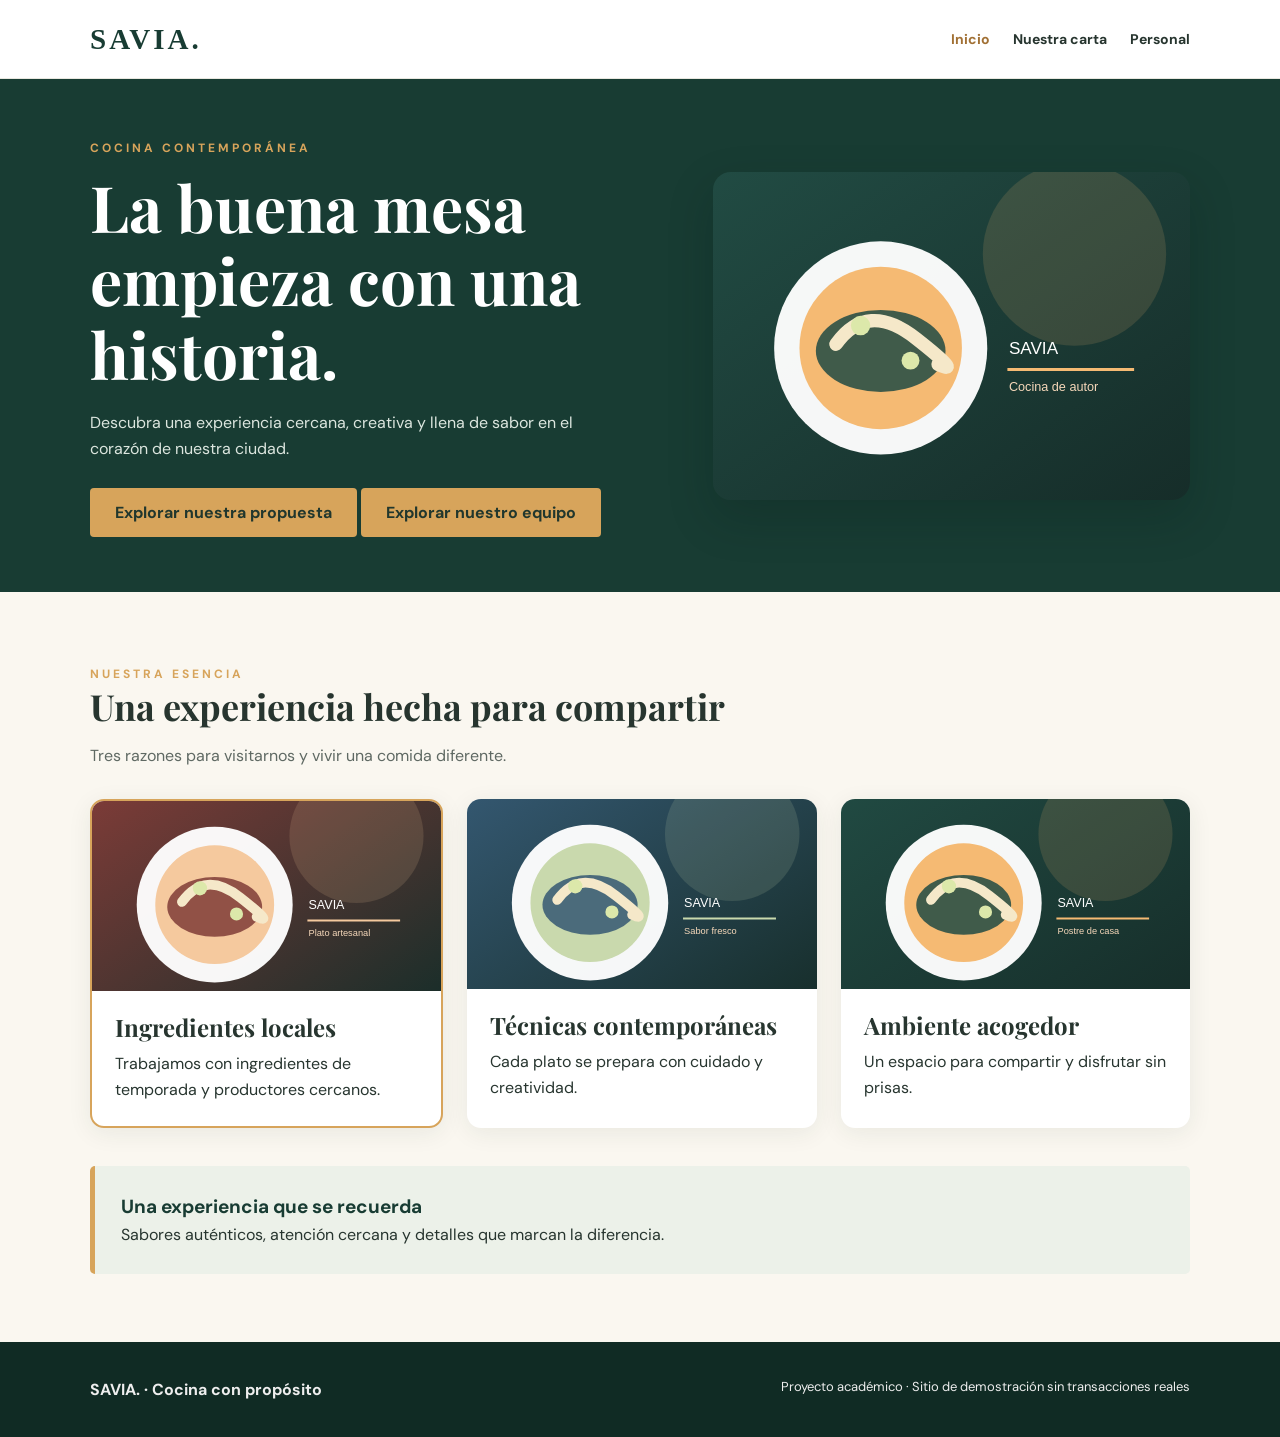
<file: index.html>
<!doctype html>
<html lang="es">
  <head>
    <meta charset="utf-8" />
    <meta content="width=device-width, initial-scale=1.0" name="viewport" />
    <title>SAVIA | Inicio</title>
    <link href="css/styles.css" rel="stylesheet" />
  </head>
  <body>
    <header class="site-header">
      <div class="container nav-inner">
        <a class="logo" href="index.html"> SAVIA. </a>
        <nav aria-label="Navegaci&oacute;n principal" class="nav-links">
          <a aria-current="page" href="index.html"> Inicio </a>
          <a class="nav-contact" href="pages/menu.html"> Nuestra carta </a>
          <a class="nav-contact" href="pages/equipo.html"> Personal </a>
        </nav>
      </div>
    </header>

    <main>
      <section class="hero">
        <div class="container hero-grid">
          <div>
            <span class="eyebrow"> Cocina contempor&aacute;nea </span>
            <h1>La buena mesa empieza con una historia.</h1>
            <p>
              Descubra una experiencia cercana, creativa y llena de sabor en el
              coraz&oacute;n de nuestra ciudad.
            </p>
            <a class="btn" href="pages/menu.html" id="hero-action">
              Explorar nuestra propuesta
            </a>
            <a class="btn" href="pages/equipo.html" id="hero-action">
              Explorar nuestro equipo
            </a>
          </div>
          <img
            alt="Ilustraci&oacute;n de gastronom&iacute;a Savia"
            src="images/hero.svg"
          />
        </div>
      </section>
      <section class="section container">
        <div class="section-heading">
          <span class="eyebrow"> Nuestra esencia </span>
          <h2>Una experiencia hecha para compartir</h2>
          <p class="muted">
            Tres razones para visitarnos y vivir una comida diferente.
          </p>
        </div>
        <div class="feature-layout">
          <article class="tile card-highlight">
            <img
              alt="Presentaci&oacute;n gastron&oacute;mica 1"
              src="images/plato-1.svg"
            />
            <div class="tile-copy">
              <h3>Ingredientes locales</h3>
              <p>
                Trabajamos con ingredientes de temporada y productores cercanos.
              </p>
            </div>
          </article>
          <article class="tile">
            <img
              alt="Presentaci&oacute;n gastron&oacute;mica 2"
              src="images/plato-2.svg"
            />
            <div class="tile-copy">
              <h3>T&eacute;cnicas contempor&aacute;neas</h3>
              <p>Cada plato se prepara con cuidado y creatividad.</p>
            </div>
          </article>
          <article class="tile">
            <img
              alt="Presentaci&oacute;n gastron&oacute;mica 3"
              src="images/plato-3.svg"
            />
            <div class="tile-copy">
              <h3>Ambiente acogedor</h3>
              <p>Un espacio para compartir y disfrutar sin prisas.</p>
            </div>
          </article>
        </div>
        <div class="statement">
          <p class="statement-title" id="statement-title">
            Una experiencia que se recuerda
          </p>
          <p>
            Sabores aut&eacute;nticos, atenci&oacute;n cercana y detalles que
            marcan la diferencia.
          </p>
        </div>
      </section>
    </main>
    <footer class="site-footer">
      <div class="container footer-inner">
        <strong> SAVIA. &middot; Cocina con prop&oacute;sito </strong>
        <p>
          Proyecto acad&eacute;mico &middot; Sitio de demostraci&oacute;n sin
          transacciones reales
        </p>
      </div>
    </footer>
  </body>
</html>
</file>
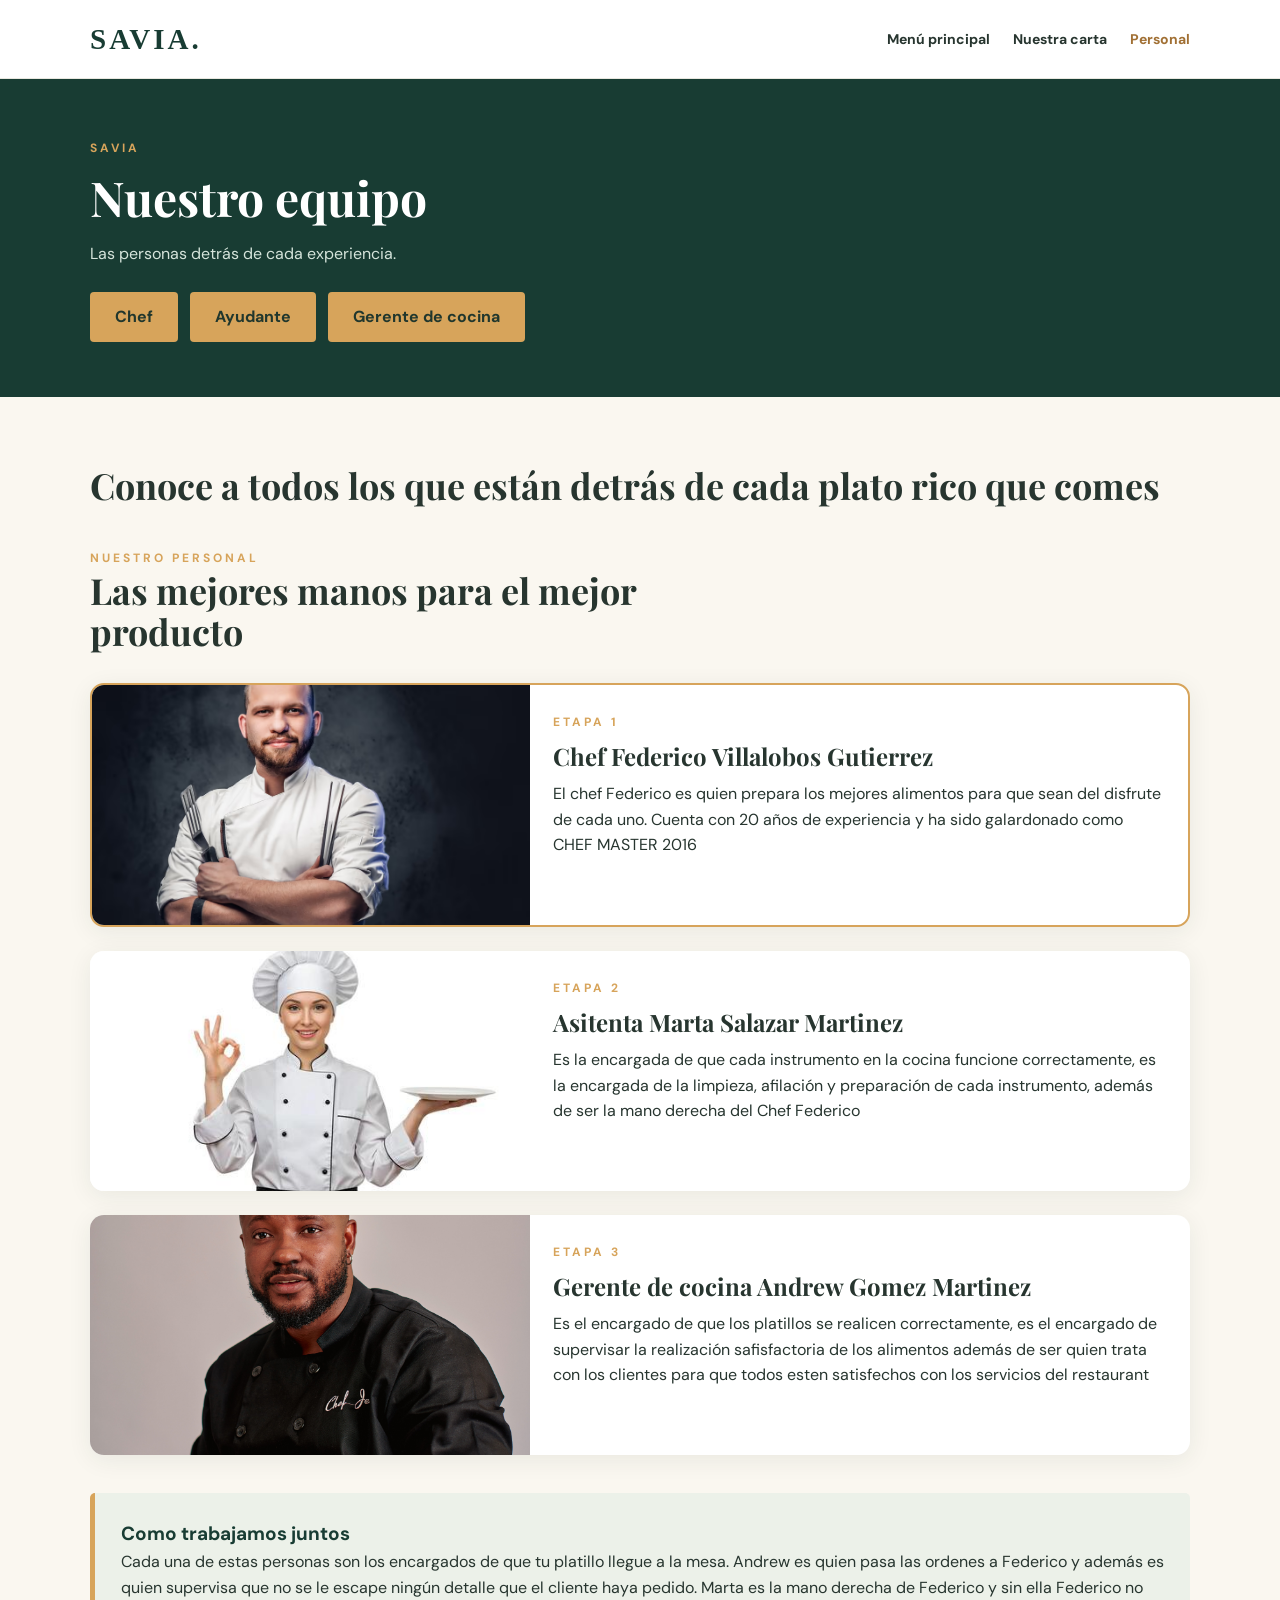
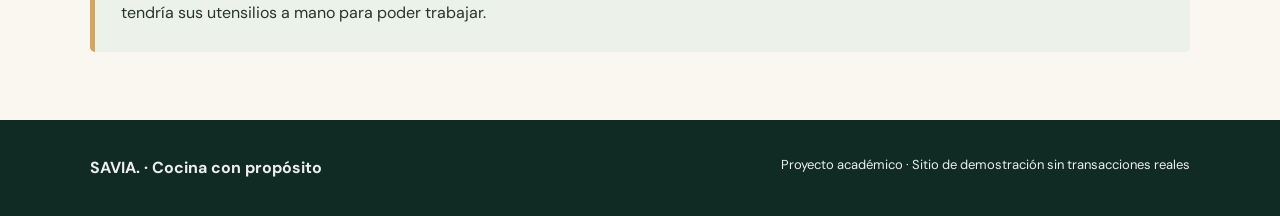
<file: pages/equipo.html>
<!doctype html>
<html lang="es">
  <head>
    <meta charset="utf-8" />
    <meta content="width=device-width, initial-scale=1.0" name="viewport" />
    <title>SAVIA | Nuestro equipo</title>
    <link href="../css/styles.css" rel="stylesheet" />
    <link href="../css/rafael.css" rel="stylesheet" />
  </head>
  <body>
    <header class="site-header">
      <div class="container nav-inner">
        <a class="logo" href="../index.html"> SAVIA. </a>
        <nav aria-label="Navegaci&oacute;n principal" class="nav-links">
          <a href="../index.html">Menú principal</a>
          <a href="menu.html">Nuestra carta</a>
          <a aria-current="page" href="#Personal">Personal</a>
        </nav>
      </div>
    </header>

    <section class="equipo-hero">
      <div class="container">
        <span class="eyebrow"> SAVIA </span>
        <h1>Nuestro equipo</h1>
        <p>Las personas detr&aacute;s de cada experiencia.</p>
        <nav aria-label="Integrantes del equipo" class="brigada-botones">
          <a class="boton-brigada" href="#chef">Chef</a>
          <a class="boton-brigada" href="#ayudante">Ayudante</a>
          <a class="boton-brigada" href="#gerente">Gerente de cocina</a>
        </nav>
      </div>
    </section>

    <main class="brigada-cocina container">
      <div class="equipo-intro" id="Personal">
        <h2>Conoce a todos los que están detrás de cada plato rico que comes</h2>
      </div>

      <div class="brigada-encabezado">
        <span class="eyebrow"> Nuestro personal </span>
        <h2>Las mejores manos para el mejor producto</h2>
      </div>

      <div class="brigada-lista">
        <article class="integrante ficha-federico" id="chef">
          <img
            class="integrante-foto"
            alt="Federico"
            src="../images/Imagenes Rafa/Pros_and_Cons_of_Being_a_Chef.avif"
          />
          <div class="integrante-info">
            <span class="etapa-numero">Etapa 1</span>
            <h3>Chef Federico Villalobos Gutierrez</h3>
            <p>
              El chef Federico es quien prepara los mejores alimentos para que sean del disfrute de cada uno. Cuenta con 20 años de experiencia
              y ha sido galardonado como CHEF MASTER 2016
            </p>
          </div>
        </article>

        <article class="integrante ficha-marta" id="ayudante">
          <img
            class="integrante-foto"
            alt="Marta"
            src="../images/Imagenes Rafa/a-woman-in-a-chef-hat-holding-a-plate-photo.jpg"
          />
          <div class="integrante-info">
            <span class="etapa-numero">Etapa 2</span>
            <h3>Asitenta Marta Salazar Martinez</h3>
            <p>Es la encargada de que cada instrumento en la cocina funcione correctamente, es la encargada de la limpieza, afilación y preparación
              de cada instrumento, además de ser la mano derecha del Chef Federico
            </p>
          </div>
        </article>

        <article class="integrante ficha-andrew" id="gerente">
          <img
            class="integrante-foto"
            alt="Andrew"
            src="../images/Imagenes Rafa/pexels-tochukwu-ekeh-2149052634-32224390.jpg"
          />
          <div class="integrante-info">
            <span class="etapa-numero">Etapa 3</span>
            <h3>Gerente de cocina Andrew Gomez Martinez</h3>
            <p>Es el encargado de que los platillos se realicen correctamente, es el encargado de supervisar la realización safisfactoria de los alimentos 
              además de ser quien trata con los clientes para que todos esten satisfechos con los servicios del restaurant
            </p>
          </div>
        </article>
      </div>

      <div class="colaboracion-brigada">
        <p class="colaboracion-titulo">
          Como trabajamos juntos
        </p>
        <p>
        Cada una de estas personas son los encargados de que tu platillo llegue a la mesa. Andrew es quien pasa las ordenes a Federico y
        además es quien supervisa que no se le escape ningún detalle que el cliente haya pedido. Marta es la mano derecha de Federico y sin ella
        Federico no tendría sus utensilios a mano para poder trabajar. 
        </p>
      </div>
    </main>

    <footer class="site-footer">
      <div class="container footer-inner">
        <strong> SAVIA. &middot; Cocina con prop&oacute;sito </strong>
        <p>
          Proyecto acad&eacute;mico &middot; Sitio de demostraci&oacute;n sin
          transacciones reales
        </p>
      </div>
    </footer>
  </body>
</html>
</file>
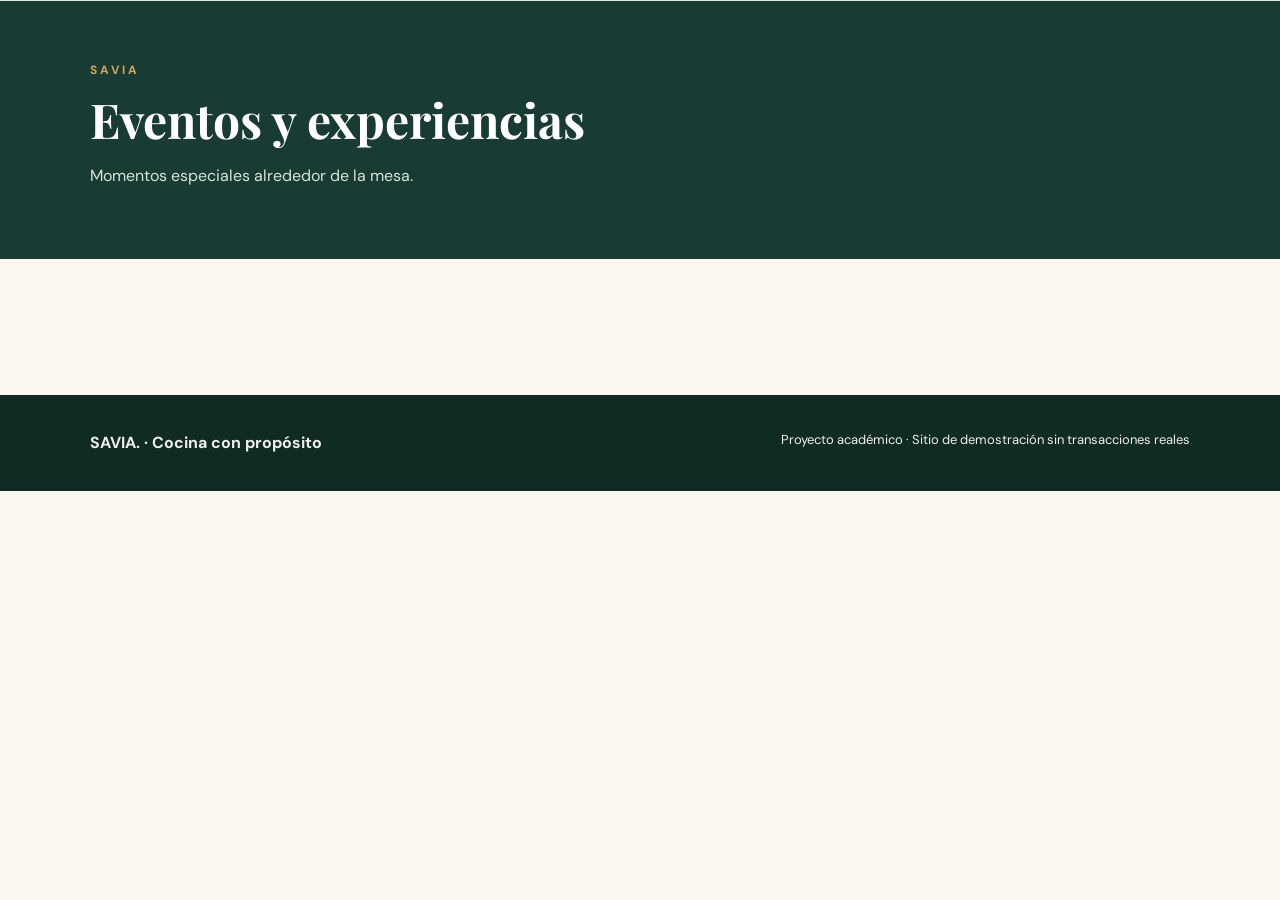
<file: pages/eventos.html>
<!doctype html>
<html lang="es">
  <head>
    <meta charset="utf-8" />
    <meta content="width=device-width, initial-scale=1.0" name="viewport" />
    <title>SAVIA | Eventos y experiencias</title>
    <link href="../css/styles.css" rel="stylesheet" />
  </head>
  <body>
    <header class="site-header">
      <!-- Espacio de trabajo: está pendiente de implementación. -->
    </header>

    <section class="page-hero">
      <div class="container">
        <span class="eyebrow"> SAVIA </span>
        <h1>Eventos y experiencias</h1>
        <p>Momentos especiales alrededor de la mesa.</p>
      </div>
    </section>
    <main class="section container">
      <!-- Espacio de trabajo: esta página está pendiente de implementación. -->
    </main>
    <footer class="site-footer">
      <div class="container footer-inner">
        <strong> SAVIA. &middot; Cocina con prop&oacute;sito </strong>
        <p>
          Proyecto acad&eacute;mico &middot; Sitio de demostraci&oacute;n sin
          transacciones reales
        </p>
      </div>
    </footer>
  </body>
</html>
</file>
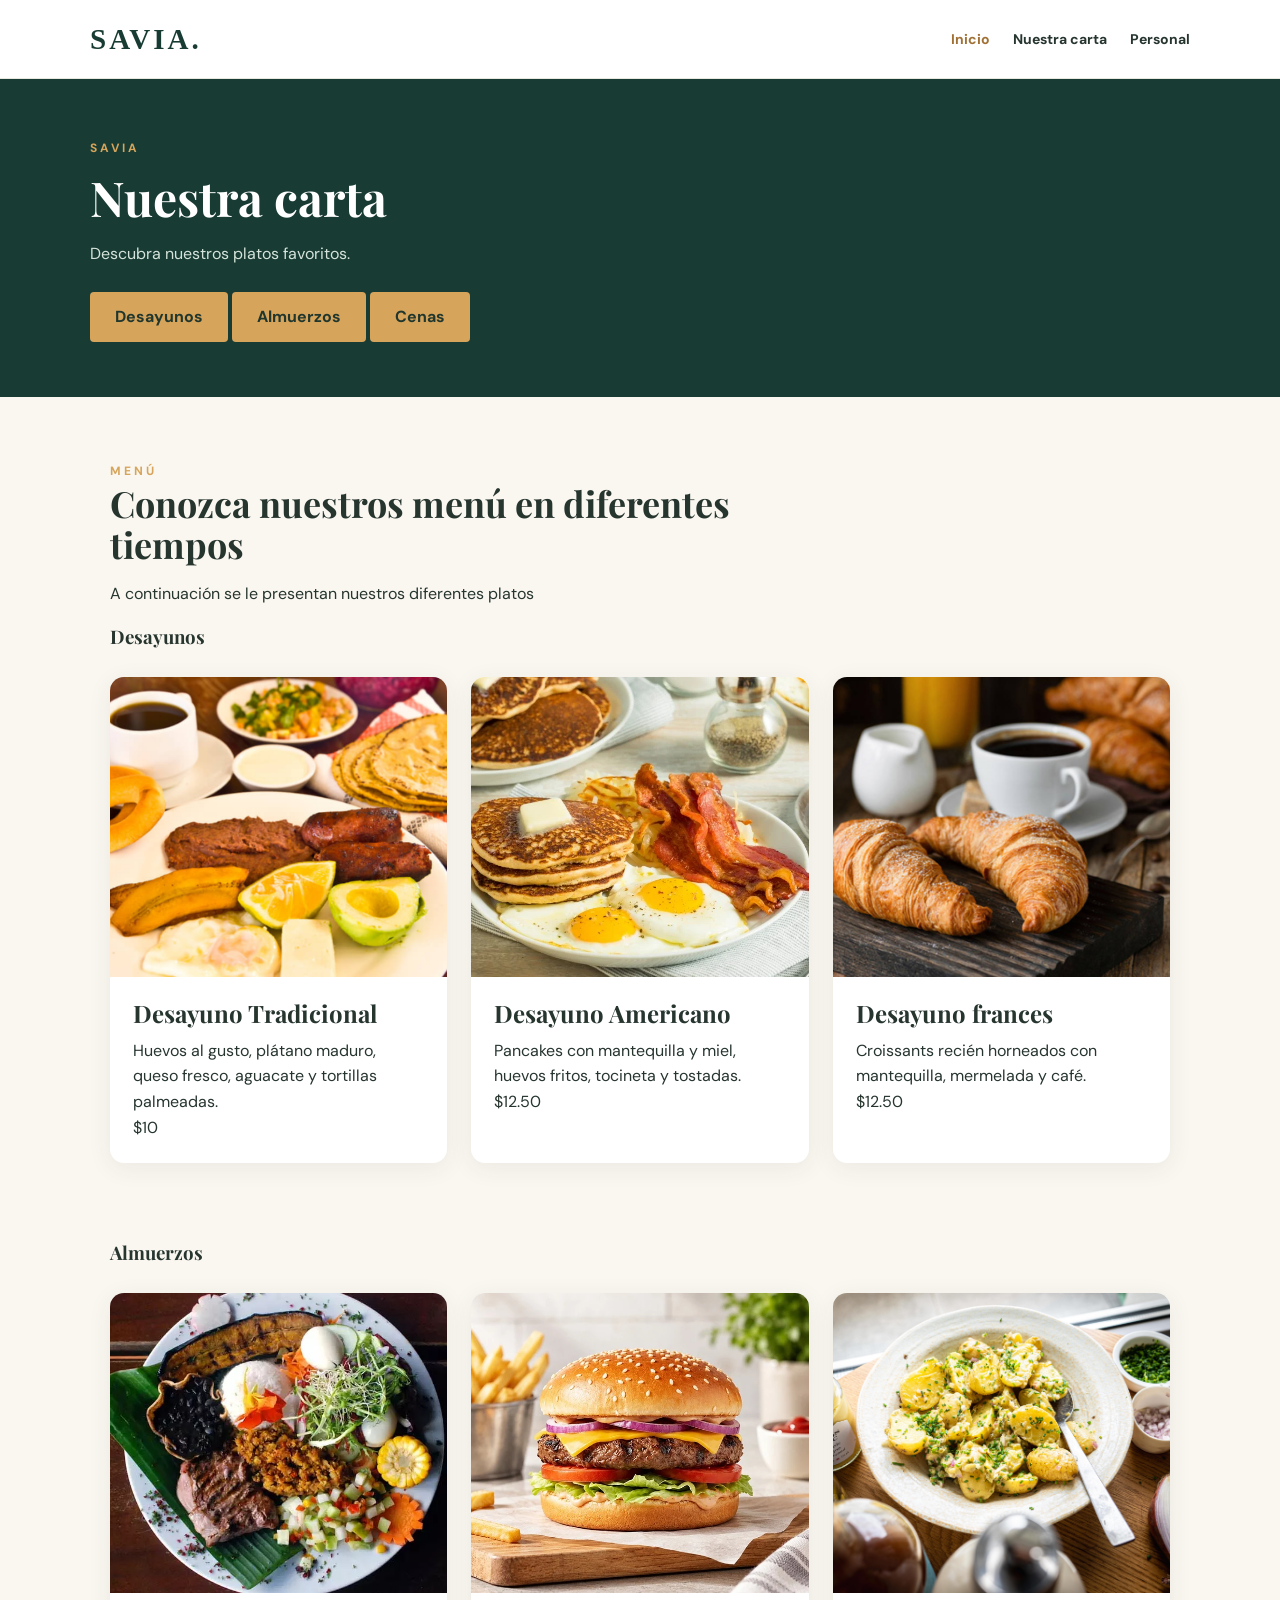
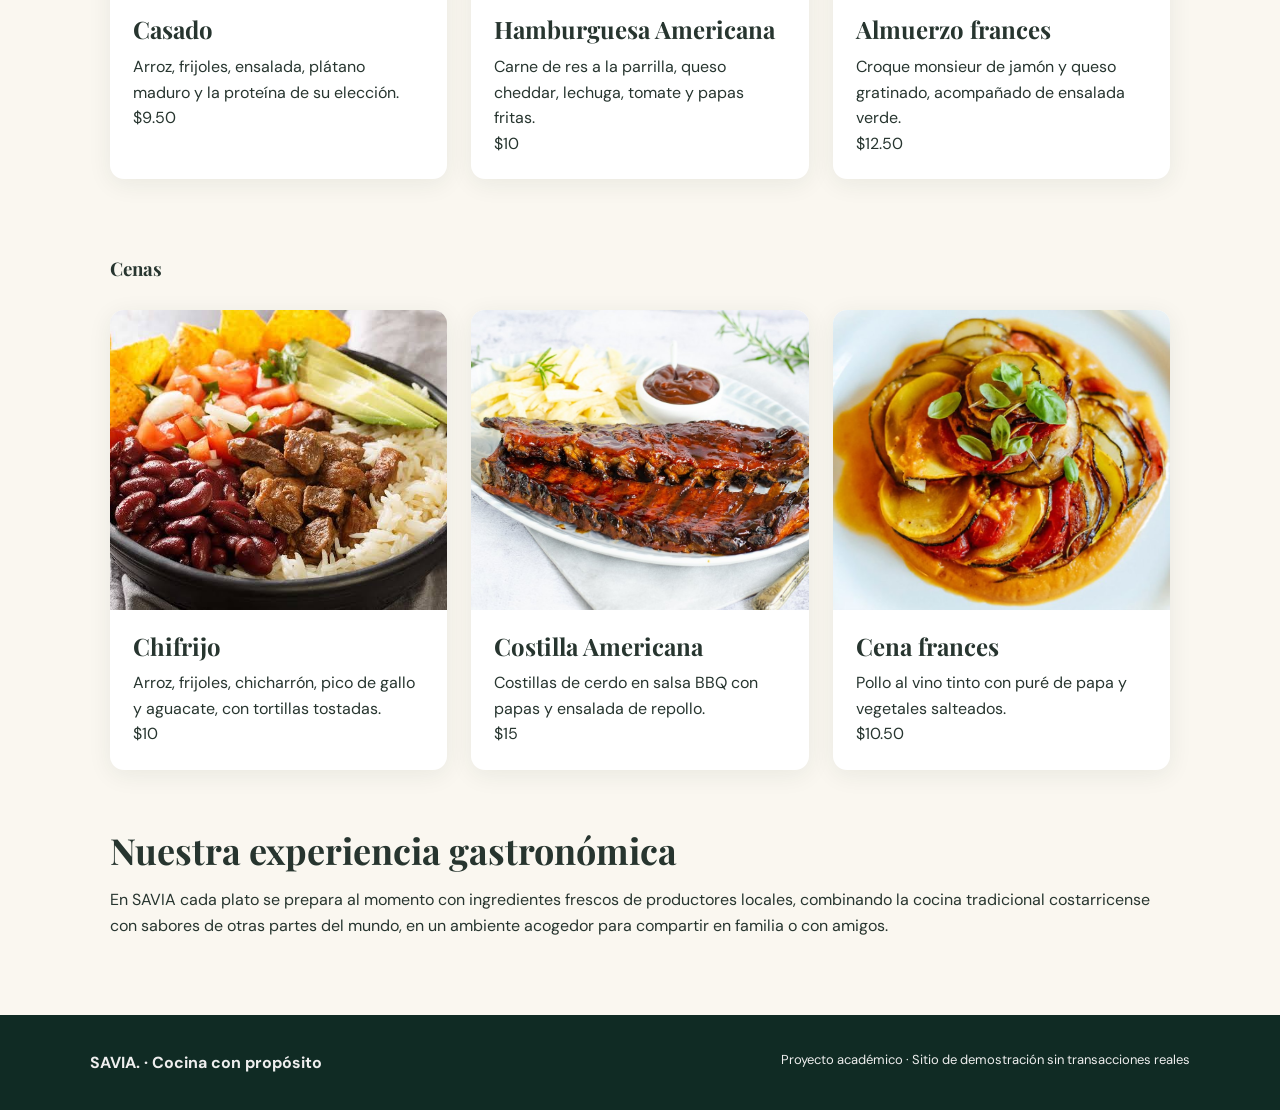
<file: pages/menu.html>
<!doctype html>
<html lang="es">
  <head>
    <meta charset="utf-8" />
    <meta content="width=device-width, initial-scale=1.0" name="viewport" />
    <title>SAVIA | Nuestra carta</title>
    <link href="../css/diego.css" rel="stylesheet" />
  </head>
  <body>
    <header class="site-header">
      <div class="container nav-inner">
        <a class="logo" href="../index.html"> SAVIA. </a>
        <nav aria-label="Navegaci&oacute;n principal" class="nav-links">
          <a aria-current="page" href="../index.html"> Inicio </a>
          <a class="nav-contact" href="menu.html"> Nuestra carta </a>
          <a class="nav-contact" href="equipo.html"> Personal </a>
        </nav>
      </div>
    </header>

    <section class="page-hero">
      <div class="container">
        <span class="eyebrow"> SAVIA </span>
        <h1>Nuestra carta</h1>
        <p>Descubra nuestros platos favoritos.</p>
        <a class="btn" href="#desayunos">Desayunos</a>
        <a class="btn" href="#almuerzos">Almuerzos</a>
        <a class="btn" href="#cenas">Cenas</a>
      </div>
    </section>

    
    <main class="menu-main menu-container">
      <!-- Espacio de trabajo: esta página está pendiente de implementación. -->
      <section class="menu-category menu-container" id="desayunos">
        <div class="menu-heading">
          <span class="menu-eyebrow"> Menú </span>
          <h2>Conozca nuestros menú en diferentes tiempos</h2>
          <p>	A continuación se le presentan nuestros diferentes platos</p>
          <h3>Desayunos</h3>
        </div>
        <div class="menu-items">
          <article class="menu-card menu-card-featured">
            <img
              alt="deayunoTradicional"
              src="../images/desayuno1.png"
            />
            <div class="menu-card-info">
              <h3>Desayuno Tradicional</h3>
              <p class="menu-card-desc">Huevos al gusto, plátano maduro, queso fresco, aguacate y tortillas palmeadas.</p>
              <p>
                $10
              </p>
            </div>
          </article>
          <article class="menu-card">
            <img
              alt="desayuno Americano"
              src="../images/desayuno2.png"
            />
            <div class="menu-card-info">
              <h3>Desayuno Americano</h3>
              <p class="menu-card-desc">Pancakes con mantequilla y miel, huevos fritos, tocineta y tostadas.</p>
              <p>$12.50</p>
            </div>
          </article>
          <article class="menu-card">
            <img
              alt="desayuno frances"
              src="../images/desayuno-frances.jpg"
            />
            <div class="menu-card-info">
              <h3>Desayuno frances</h3>
              <p class="menu-card-desc">Croissants recién horneados con mantequilla, mermelada y café.</p>
              <p>$12.50</p>
            </div>
          </article>
        </div>
      </section>

      <section class="menu-category menu-container" id="almuerzos">
        <div class="menu-heading">
          <h3>Almuerzos</h3>
        </div>
        <div class="menu-items">
          <article class="menu-card menu-card-featured">
            <img
              alt="almuerzo tradicional"
              src="../images/casado.png"
            />
            <div class="menu-card-info">
              <h3>Casado</h3>
              <p class="menu-card-desc">Arroz, frijoles, ensalada, plátano maduro y la proteína de su elección.</p>
              <p>
                $9.50
              </p>
            </div>
          </article>
          <article class="menu-card">
            <img
              alt="Hamburguesa"
              src="../images/hamburguesa.jpg"
            />
            <div class="menu-card-info">
              <h3>Hamburguesa Americana</h3>
              <p class="menu-card-desc">Carne de res a la parrilla, queso cheddar, lechuga, tomate y papas fritas.</p>
              <p>$10</p>
            </div>
          </article>
          <article class="menu-card">
            <img
              alt="almuerzo frances"
              src="../images/almuerzoFrances.jpg"
            />
            <div class="menu-card-info">
              <h3>Almuerzo frances</h3>
              <p class="menu-card-desc">Croque monsieur de jamón y queso gratinado, acompañado de ensalada verde.</p>
              <p>$12.50</p>
            </div>
          </article>
        </div>
      </section>

      <section class="menu-category menu-container" id="cenas">
        <div class="menu-heading">
          <h3>Cenas</h3>
        </div>
        <div class="menu-items">
          <article class="menu-card menu-card-featured">
            <img
              alt="cena tradicional"
              src="../images/chifrijo.jpg"
            />
            <div class="menu-card-info">
              <h3>Chifrijo</h3>
              <p class="menu-card-desc">Arroz, frijoles, chicharrón, pico de gallo y aguacate, con tortillas tostadas.</p>
              <p>
                $10
              </p>
            </div>
          </article>
          <article class="menu-card">
            <img
              alt="Cena americana"
              src="../images/cenaAmericana.jpg"
            />
            <div class="menu-card-info">
              <h3>Costilla Americana</h3>
              <p class="menu-card-desc">Costillas de cerdo en salsa BBQ con papas y ensalada de repollo.</p>
              <p>$15</p>
            </div>
          </article>
          <article class="menu-card">
            <img
              alt="cena frances"
              src="../images/cenaFrancesa.jpg"
            />
            <div class="menu-card-info">
              <h3>Cena frances</h3>
              <p class="menu-card-desc">Pollo al vino tinto con puré de papa y vegetales salteados.</p>
              <p>$10.50</p>
            </div>
          </article>
        </div>
      </section>

      <section class="menu-category menu-container" id="experiencia">
        <h2>Nuestra experiencia gastronómica</h2>
        <p>En SAVIA cada plato se prepara al momento con ingredientes frescos de productores locales, combinando la cocina tradicional costarricense con sabores de otras partes del mundo, en un ambiente acogedor para compartir en familia o con amigos.</p>
      </section>

    </main>
    <footer class="site-footer">
      <div class="container footer-inner">
        <strong> SAVIA. &middot; Cocina con prop&oacute;sito </strong>
        <p>
          Proyecto acad&eacute;mico &middot; Sitio de demostraci&oacute;n sin
          transacciones reales
        </p>
      </div>
    </footer>
  </body>
</html>
</file>
<file: css/styles.css>
@import url("https://fonts.googleapis.com/css2?family=DM+Sans:wght@400;500;600;700&family=Playfair+Display:wght@600;700&display=swap");
:root {
  --forest: #183c33;
  --cream: #faf7f0;
  --gold: #d7a45b;
  --ink: #27352f;
  --mute: #5f6963;
}
* {
  box-sizing: border-box;
}
body {
  margin: 0;
  background: var(--cream);
  color: var(--ink);
  font-family: "DM Sans", Arial, sans-serif;
  line-height: 1.6;
}
h1,
h2,
h3 {
  font-family: "Playfair Display", Georgia, serif;
  line-height: 1.15;
}
a {
  color: inherit;
  text-decoration: none;
}
img {
  display: block;
  max-width: 100%;
}
.container {
  width: min(1100px, calc(100% - 40px));
  margin-inline: auto;
}
.site-header {
  background: #fff;
  border-bottom: 1px solid #e8e7df;
}
.nav-inner {
  display: flex;
  align-items: center;
  justify-content: space-between;
  gap: 24px;
  min-height: 78px;
}
.logo {
  font-family: Georgia, serif;
  font-size: 29px;
  font-weight: bold;
  letter-spacing: 3px;
  color: var(--forest);
}
.nav-links {
  display: flex;
  align-items: center;
  gap: 23px;
  flex-wrap: wrap;
}
.nav-links a {
  font-size: 14px;
  font-weight: 700;
}
.nav-links a:hover,
.nav-links a[aria-current="page"] {
  color: #a17034;
}
.hero {
  background: var(--forest);
  color: white;
}
.hero-grid {
  display: grid;
  grid-template-columns: 1.1fr 0.9fr;
  gap: 40px;
  align-items: center;
  min-height: 440px;
  padding-block: 55px;
}
.hero h1 {
  font-size: clamp(36px, 5vw, 65px);
  margin: 10px 0 20px;
}
.hero p {
  max-width: 540px;
  color: #dce6df;
}
.hero img {
  width: 100%;
  border-radius: 18px;
  box-shadow: 0 18px 45px #071f183d;
}
.eyebrow {
  text-transform: uppercase;
  letter-spacing: 3px;
  font-size: 12px;
  font-weight: 700;
  color: var(--gold);
}
.btn {
  display: inline-block;
  background: var(--gold);
  color: #21372d;
  padding: 12px 25px;
  border-radius: 4px;
  font-weight: 700;
  margin-top: 10px;
}
.btn:hover {
  filter: brightness(0.93);
}
.section {
  padding-block: 68px;
}
.section h2 {
  font-size: 36px;
  margin: 0 0 15px;
}
.muted {
  color: var(--mute);
}
.feature-layout {
  display: flex;
  flex-direction: row;
  gap: 24px;
  margin-top: 30px;
}
.tile {
  background: white;
  border-radius: 14px;
  overflow: hidden;
  box-shadow: 0 5px 25px #173b2d13;
  flex: 1;
}
.tile img {
  height: 190px;
  width: 100%;
  object-fit: cover;
}
.tile-copy {
  padding: 23px;
}
.tile h3 {
  font-size: 24px;
  margin: 0 0 10px;
}
.tile p {
  margin: 0;
}
.statement {
  background: #ecf1e9;
  padding: 26px;
  border-left: 5px solid var(--gold);
  border-radius: 5px;
  margin-top: 38px;
}
.statement p {
  margin: 0;
}
.statement-title {
  font-size: 19px;
  font-weight: 700;
  color: var(--forest);
}
.section-heading {
  max-width: 690px;
}
.site-footer {
  background: #102b24;
  color: #eee;
  padding: 35px 0;
}
.footer-inner {
  display: flex;
  justify-content: space-between;
  gap: 20px;
  flex-wrap: wrap;
}
.footer-inner p {
  margin: 0;
  font-size: 13px;
}
.page-hero {
  background: var(--forest);
  color: white;
  padding: 55px 0;
}
.page-hero h1 {
  font-size: 48px;
  margin: 10px 0;
}
.page-hero p {
  max-width: 650px;
  color: #d5e4db;
}
.page-grid {
  display: grid;
  grid-template-columns: repeat(3, minmax(0, 1fr));
  gap: 24px;
  margin-top: 28px;
}
.page-grid .tile img {
  height: 185px;
}
.cta {
  padding: 22px;
  margin-top: 30px;
  background: #edf1ea;
  border-radius: 10px;
  font-weight: 600;
}


@media (max-width: 760px) {
  .nav-inner {
    align-items: flex-start;
    flex-direction: column;
    padding-block: 18px;
  }
  .nav-links {
    gap: 12px;
  }
  .hero-grid {
    grid-template-columns: 1fr;
  }
  .feature-layout {
    display: flex;
    flex-direction: column;
  }
  .page-grid {
    display: grid;
    grid-template-columns: 1fr;
  }
  .hero h1 {
    font-size: 39px;
  }
  .page-hero h1 {
    font-size: 37px;
  }
}
.card-highlight {
  border: 2px solid #d7a45b;
}

#hero-action {
  background: var(--gold);
}
@media (max-width: 760px) {
  .nav-inner {
    flex-direction: column;
  }
  .nav-links {
    flex-wrap: nowrap;
  }
}
</file>
<file: css/rafael.css>
.equipo-hero {
  background: var(--forest);
  color: white;
  padding: 55px 0;
}
.equipo-hero h1 {
  font-size: 48px;
  margin: 10px 0;
}
.equipo-hero p {
  max-width: 650px;
  color: #d5e4db;
}
.brigada-botones {
  display: flex;
  flex-wrap: wrap;
  gap: 12px;
}
.boton-brigada {
  display: inline-block;
  background: var(--gold);
  color: #21372d;
  padding: 12px 25px;
  border-radius: 4px;
  font-weight: 700;
  margin-top: 10px;
}
.boton-brigada:hover {
  filter: brightness(0.93);
}
.brigada-cocina {
  padding-block: 68px;
}
.equipo-intro h2 {
  font-size: 36px;
  margin: 0 0 15px;
}
.brigada-encabezado {
  max-width: 690px;
  margin-top: 38px;
}
.brigada-encabezado h2 {
  font-size: 36px;
  margin: 0 0 15px;
}
.brigada-lista {
  display: flex;
  flex-direction: column;
  gap: 24px;
  margin-top: 30px;
}
.integrante {
  display: flex;
  flex-direction: row;
  background: white;
  border-radius: 14px;
  overflow: hidden;
  box-shadow: 0 5px 25px #173b2d13;
}
.integrante-foto {
  width: 40%;
  height: 240px;
  object-fit: cover;
}
.integrante-info {
  flex: 1;
  padding: 23px;
}
.integrante-info h3 {
  font-size: 24px;
  margin: 10px 0;
}
.integrante-info p {
  margin: 0;
}
.etapa-numero {
  text-transform: uppercase;
  letter-spacing: 3px;
  font-size: 12px;
  font-weight: 700;
  color: var(--gold);
}
.ficha-federico {
  border: 2px solid #d7a45b;
}
.colaboracion-brigada {
  background: #ecf1e9;
  padding: 26px;
  border-left: 5px solid var(--gold);
  border-radius: 5px;
  margin-top: 38px;
}
.colaboracion-brigada p {
  margin: 0;
}
.colaboracion-titulo {
  font-size: 19px;
  font-weight: 700;
  color: var(--forest);
}

@media (max-width: 760px) {
  .equipo-hero h1 {
    font-size: 37px;
  }
  .integrante {
    flex-direction: column;
  }
  .integrante-foto {
    width: 100%;
    height: 190px;
  }
}
</file>
<file: css/diego.css>
@import url("https://fonts.googleapis.com/css2?family=DM+Sans:wght@400;500;600;700&family=Playfair+Display:wght@600;700&display=swap");

:root {
  --forest: #183c33;
  --cream: #faf7f0;
  --gold: #d7a45b;
  --ink: #27352f;
}

* {
  box-sizing: border-box;
}

body {
  margin: 0;
  background: var(--cream);
  color: var(--ink);
  font-family: "DM Sans", Arial, sans-serif;
  line-height: 1.6;
}

h1,
h2,
h3 {
  font-family: "Playfair Display", Georgia, serif;
  line-height: 1.15;
}

a {
  color: inherit;
  text-decoration: none;
}

img {
  display: block;
  max-width: 100%;
}

.container,
.menu-container {
  width: min(1100px, calc(100% - 40px));
  margin-inline: auto;
}

.site-header {
  background: #fff;
  border-bottom: 1px solid #e8e7df;
}

.nav-inner {
  display: flex;
  align-items: center;
  justify-content: space-between;
  gap: 24px;
  min-height: 78px;
}

.logo {
  font-family: Georgia, serif;
  font-size: 29px;
  font-weight: bold;
  letter-spacing: 3px;
  color: var(--forest);
}

.nav-links {
  display: flex;
  align-items: center;
  gap: 23px;
  flex-wrap: wrap;
}

.nav-links a {
  font-size: 14px;
  font-weight: 700;
}

.nav-links a:hover,
.nav-links a[aria-current="page"] {
  color: #a17034;
}

.page-hero {
  background: var(--forest);
  color: white;
  padding: 55px 0;
}

.page-hero h1 {
  font-size: 48px;
  margin: 10px 0;
}

.page-hero p {
  max-width: 650px;
  color: #d5e4db;
}

.btn {
  display: inline-block;
  background: var(--gold);
  color: #21372d;
  padding: 12px 25px;
  border-radius: 4px;
  font-weight: 700;
  margin-top: 10px;
}

.eyebrow,
.menu-eyebrow {
  text-transform: uppercase;
  letter-spacing: 3px;
  font-size: 12px;
  font-weight: 700;
  color: var(--gold);
}

.menu-main,
.menu-category {
  padding-block: 30px;
}

.menu-main h2 {
  font-size: 36px;
  margin: 0 0 15px;
}

.menu-heading {
  max-width: 690px;
}

.menu-items {
  display: flex;
  flex-direction: row;
  gap: 24px;
  margin-top: 30px;
}

.menu-card {
  background: white;
  border-radius: 14px;
  overflow: hidden;
  box-shadow: 0 5px 25px #173b2d13;
  flex: 1;
}

.menu-card img {
  height: 300px;
  width: 100%;
  object-fit: cover;
}

.menu-card-info {
  padding: 23px;
}

.menu-card h3 {
  font-size: 24px;
  margin: 0 0 10px;
}

.menu-card p {
  margin: 0;
}


.site-footer {
  background: #102b24;
  color: #eee;
  padding: 35px 0;
}

.footer-inner {
  display: flex;
  justify-content: space-between;
  gap: 20px;
  flex-wrap: wrap;
}

.footer-inner p {
  margin: 0;
  font-size: 13px;
}

@media (max-width: 760px) {
  .nav-inner {
    align-items: flex-start;
    flex-direction: column;
    padding-block: 18px;
  }

  .nav-links {
    gap: 12px;
    flex-wrap: nowrap;
  }

  .menu-items {
    flex-direction: column;
  }

  .page-hero h1 {
    font-size: 37px;
  }
}
</file>
